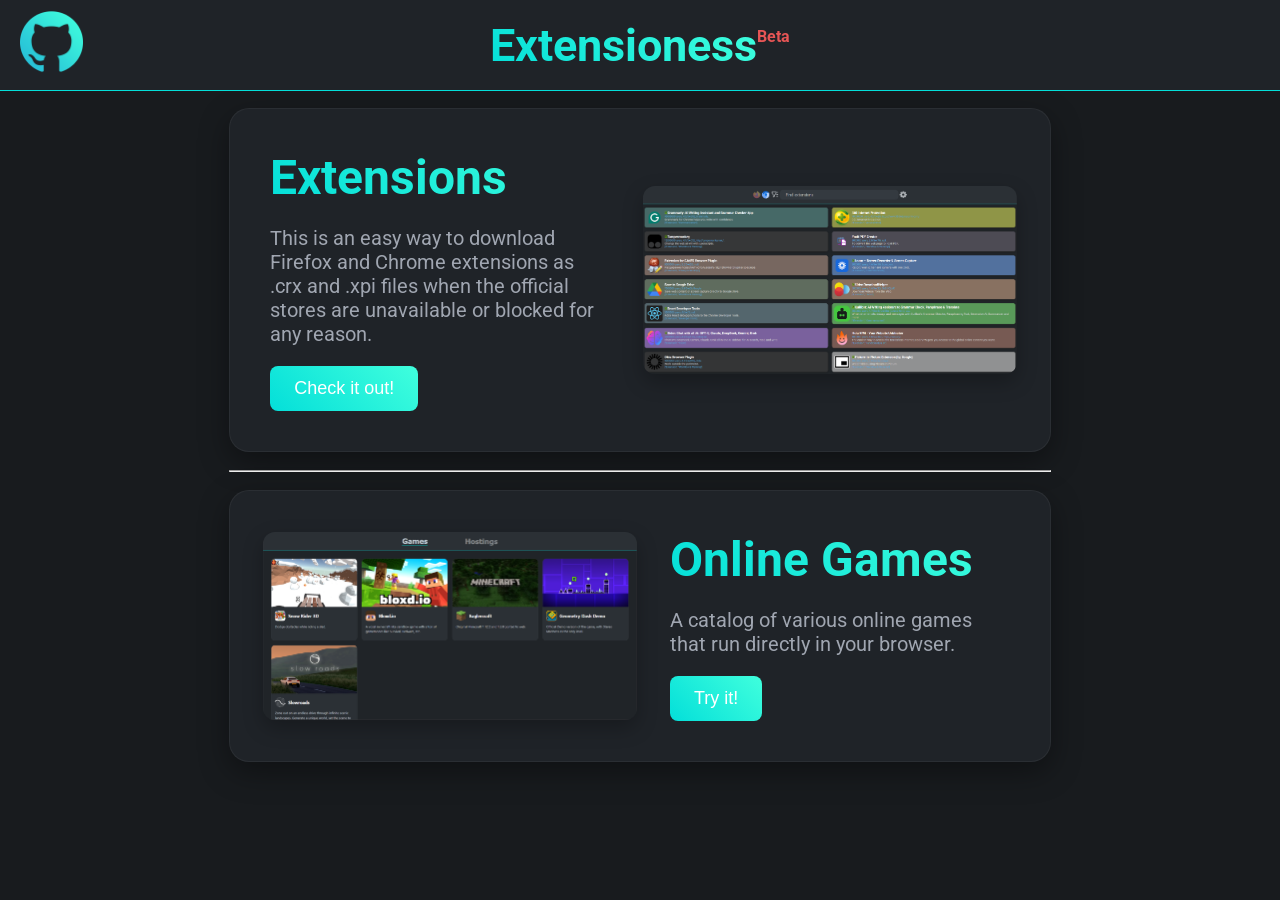
<file: index.html>
<!DOCTYPE html>
<html lang="en">
<head>
    <meta charset="UTF-8">
    <meta name="viewport" content="width=device-width, initial-scale=1.0">
    <title>Home | Extensioness</title>
    <meta
        name="description"
        content="Browse and download browser extensions for Google Chrome, Firefox, Opera, and Microsoft Edge. Download Chrome extensions in CRX format."
    >
    <link rel="stylesheet" href="styles.css">
</head>
<body>

<div id="header">

<b id="gradient_title">Extensioness</b><b style="margin-bottom: 2vh; color: rgb(230, 85, 85);">Beta</b>

</div>

<div id="github_icon">
    <a href="https://github.com/Lutsic/extensioness">
        <img src="assets/general/github_modern.png" id="github_icon_modern">
        <img src="assets/general/github_sunset.png" id="github_icon_sunset">
    </a>
</div>


<div id="content">

<div id="extness" class="hero">
    <div class="hero-content">
        <h1 id="extensions_txt">Extensions</h1>
        <p>
            This is an easy way to download Firefox and Chrome extensions as .crx and .xpi files when the official stores are unavailable or blocked for any reason.
        </p>
        <a href="https://lutsic.github.io/extensioness/app/">
        <button>Check it out!</button>
        </a>
    </div>

    <div class="hero-image">
        <img src="assets/home/extensions.png" alt="Image of the interface of extensions menu with Simple Modern theme and Colored tiles enabled" style="margin-right: 20px;">
    </div>
</div>

<hr>

<div id="games" class="hero">    
    <div class="hero-image" id="games_img_desktop">
        <img src="assets/home/games.png" alt="Image of the interface of games menu with Games tab active." style="margin-left: 20px;">
    </div>

    <div class="hero-content">
        <h1 id="online_games_txt">Online Games</h1>
        <p>
            A catalog of various online games that run directly in your browser.
        </p>
        <a href="https://lutsic.github.io/extensioness/games/">
        <button>Try it!</button>
        </a>

    </div>

    <div class="hero-image" id="games_img_mobile">
        <img src="assets/home/games.png" alt="Image of the interface of games menu with Games tab active." style="margin-left: 20px;">
    </div>
</div>

</div>

</body>
<script src="settings_provider.js" defer></script>
</html>
</file>
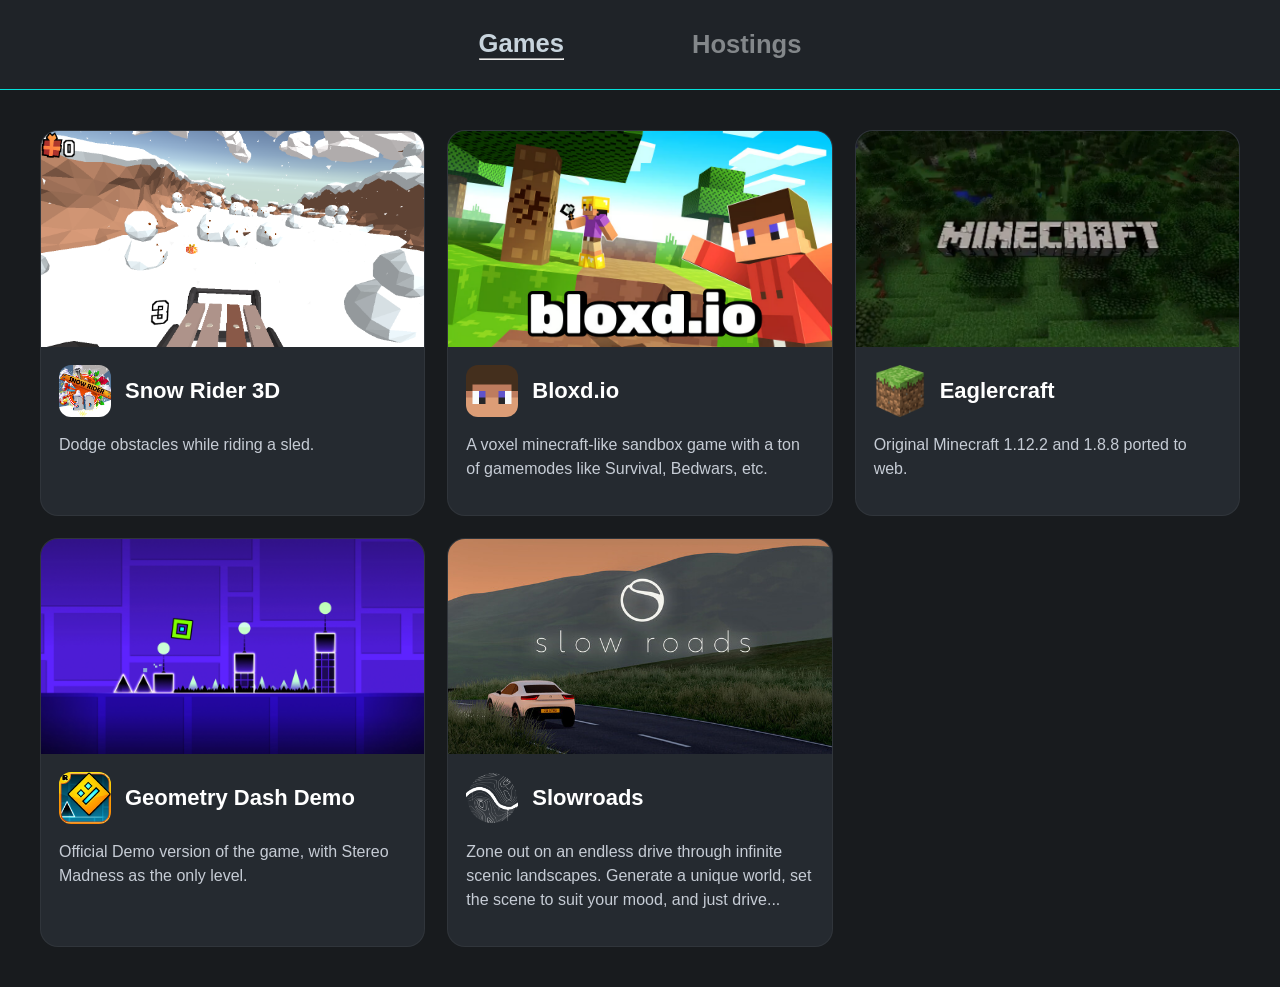
<file: games/index.html>
<!DOCTYPE html>
<html lang="en">
<head>
    <meta charset="UTF-8">
    <meta name="viewport" content="width=device-width, initial-scale=1.0">
    <title>Online Games | Extensioness</title>
    <meta
        name="description"
        content="Find and play the best html browser games."
    >
    <link rel="stylesheet" href="styles.css">
</head>
<body>

<div id="header">

<button id="games_btn" class="btn">
<b>Games</b>
<hr id="games_btn_active">
</button>

<button id="hostings_btn" class="btn"> 
<b>Hostings</b>
<hr id="hostings_btn_active">
</button>

</div>

<div id="games">

    <a href="https://snowrider-unblocked.github.io/" class="card">
        <img class="card-image" src="../assets/games/snow_rider_3d/banner.png" alt="">

        <div class="card-content">

            <div class="card-header">
                <img class="icon" src="../assets/games/snow_rider_3d/logo.png" alt="">

                <div class="title-box">
                    <h3>Snow Rider 3D</h3>
                </div>
            </div>

            <p class="description">
                Dodge obstacles while riding a sled.
            </p>

        </div>
    </a>



    <a href="https://bloxd.io/" class="card">
        <img class="card-image" src="../assets/games/bloxd/banner.png" alt="">

        <div class="card-content">

            <div class="card-header">
                <img class="icon" src="../assets/games/bloxd/logo.png" alt="">

                <div class="title-box">
                    <h3>Bloxd.io</h3>
                </div>
            </div>

            <p class="description">
                A voxel minecraft-like sandbox game with a ton of gamemodes like Survival, Bedwars, etc.
            </p>

        </div>
    </a>



    <a href="https://eaglercraft.com/" class="card">
        <img class="card-image" src="../assets/games/eaglercraft/banner.png" alt="">

        <div class="card-content">

            <div class="card-header">
                <img class="icon" src="../assets/games/eaglercraft/logo.png" alt="">

                <div class="title-box">
                    <h3>Eaglercraft</h3>
                </div>
            </div>

            <p class="description">
                Original Minecraft 1.12.2 and 1.8.8 ported to web.
            </p>

        </div>
    </a>


    <a href="https://geometrydash.com/" class="card">
        <img class="card-image" src="../assets/games/geometry_dash/banner.png" alt="">

        <div class="card-content">

            <div class="card-header">
                <img class="icon" src="../assets/games/geometry_dash/logo.png" alt="">

                <div class="title-box">
                    <h3>Geometry Dash Demo</h3>
                </div>
            </div>

            <p class="description">
                Official Demo version of the game, with Stereo Madness as the only level.
            </p>

        </div>
    </a>

    <a href="https://slowroads.io/" class="card">
        <img class="card-image" src="../assets/games/slowroads/banner.png" alt="">

        <div class="card-content">

            <div class="card-header">
                <img class="icon" src="../assets/games/slowroads/logo.png" alt="">

                <div class="title-box">
                    <h3>Slowroads</h3>
                </div>
            </div>

            <p class="description">
                Zone out on an endless drive through infinite scenic landscapes. Generate a unique world, set the scene to suit your mood, and just drive... 
            </p>

        </div>
    </a>

</div>


<div id="hostings">

    <a href="https://poki.com" class="card">
        <img class="card-image" src="../assets/games/poki/banner.png" alt="">

        <div class="card-content">

            <div class="card-header">
                <img class="icon" src="../assets/games/poki/logo.png" alt="">

                <div class="title-box">
                    <h3>Poki</h3>
                </div>
            </div>

            <p class="description">
                
            </p>

        </div>
    </a>


    <a href="https://www.crazygames.com/" class="card">
        <img class="card-image" src="../assets/games/crazy_games/banner.png" alt="">

        <div class="card-content">

            <div class="card-header">
                <img class="icon" src="../assets/games/crazy_games/logo.png" alt="">

                <div class="title-box">
                    <h3>CrazyGames</h3>
                </div>
            </div>

            <p class="description">
                
            </p>

        </div>
    </a>


    <a href="https://yandex.com/games/" class="card">
        <img class="card-image" src="../assets/games/yandex_games/banner.png" alt="">

        <div class="card-content">

            <div class="card-header">
                <img class="icon" src="../assets/games/yandex_games/logo.png" alt="">

                <div class="title-box">
                    <h3>Yandex Games</h3>
                </div>
            </div>

            <p class="description">
                
            </p>

        </div>
    </a>

</div>

<script src="../settings_provider.js" defer></script>
<script src="main.js" defer></script>
</body>
</html>
</file>
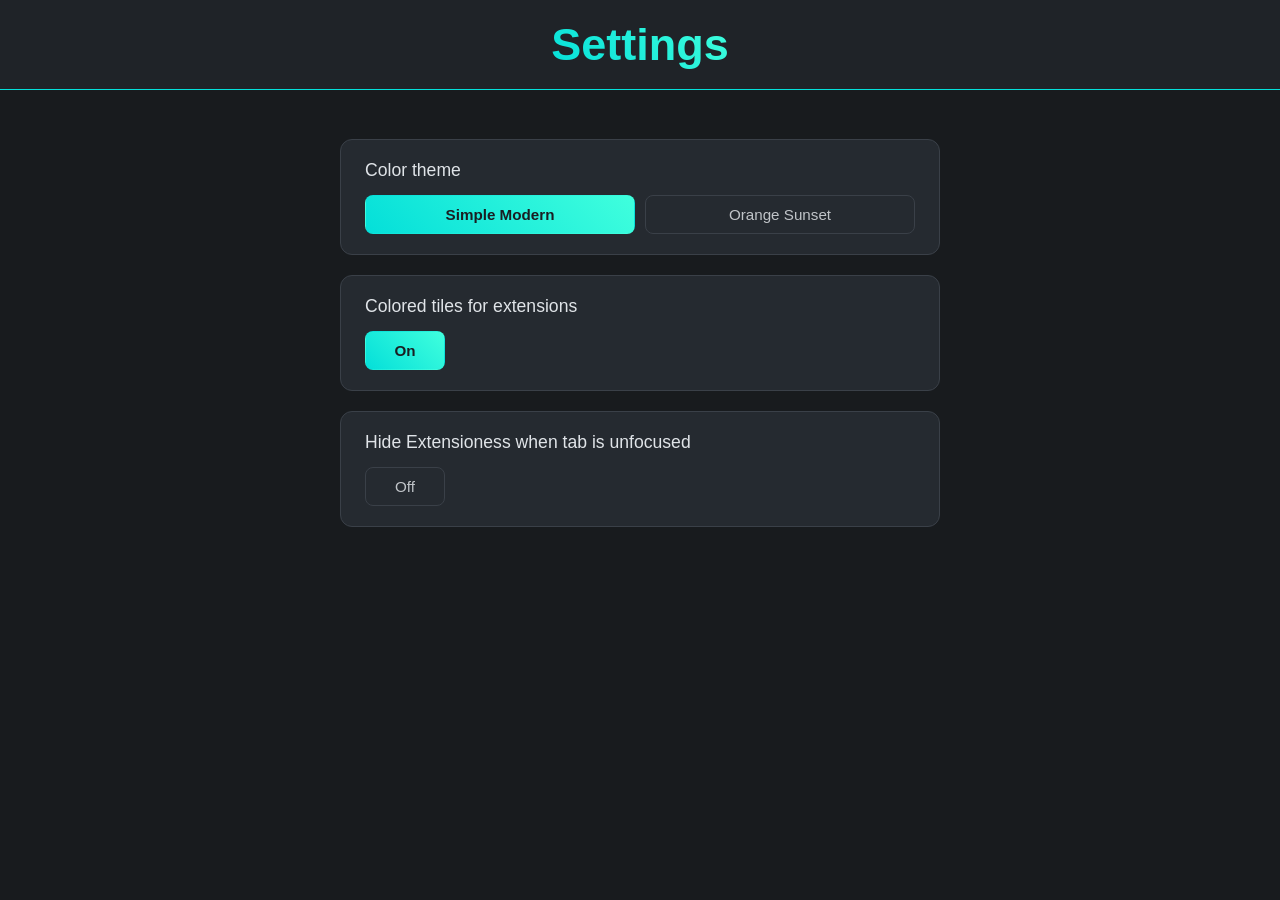
<file: settings/index.html>
<!DOCTYPE html>
<html lang="en">
<head>
    <meta charset="UTF-8">
    <meta name="viewport" content="width=device-width, initial-scale=1.0">
    <title>Settings | Extensioness</title>
    <link rel="stylesheet" href="styles.css">
</head>
<body>


<div id="header">
    <b id="gradient_title">Settings</b>
</div>

<div id="content">
    <div class="setting-card">
        <div class="setting-label">Color theme</div>
        <div class="setting-options theme-options">
            <button class="theme-btn" data-theme="Modern">Simple Modern</button>
            <button class="theme-btn" data-theme="Sunset">Orange Sunset</button>
        </div>
    </div>

    <div class="setting-card">
        <div class="setting-label">Colored tiles for extensions</div>
        <button class="toggle-btn" id="coloredTiles" data-state="On">On</button>
    </div>

    <div class="setting-card">
        <div class="setting-label">Hide Extensioness when tab is unfocused</div>
        <button class="toggle-btn" id="hideOnUnfocus" data-state="Off">Off</button>
    </div>
</div>

<script src="main.js" defer></script>
</body>
</html>
</file>
<file: styles.css>
@import url('https://fonts.googleapis.com/css2?family=Roboto:wght@400;700&display=swap');

:root[data-theme="Modern"] {
    --accent1: #04dfd9;
    --accent2: #40ffdd;
    --bg: #181b1e;
    --main-color: #1f2328;
    --second-color: #252a30;

    --gradient: linear-gradient(45deg, #04dfd9, #40ffdd);
}

:root[data-theme="Sunset"] {
    --accent1: #ff6f4b;
    --accent2: #e13661;
    --bg: #0f1118;
    --main-color: #161a24;
    --second-color: #202636;

    --gradient: linear-gradient(45deg, #ff6f4b, #e13661);
}

body {
    font-family: 'Roboto', sans-serif;
    color: whitesmoke;
    background-color: var(--bg);
}

#content {
    width: 65%;
    margin: 0 auto;
}

#extness {
    margin-top: 12vh;
    margin-bottom: 2vh;
}

#games {
    margin-top: 2vh;
}

#gradient_title {
  background: var(--gradient);
  -webkit-background-clip: text;
  background-clip: text;
  -webkit-text-fill-color: transparent;
  color: transparent; 

  font-size: 5vh;
}

.hero {
    display: flex;
    justify-content: space-between;
    align-items: center;
    max-width: 1200px;
    margin: 0 auto;
    padding: 40px 40px 40px 40px;
    gap: 60px;
    background-color: var(--main-color);
    border-radius: 20px;
    border: 1px solid rgba(255, 255, 255, 0.05);
    box-shadow: 0 10px 30px rgba(0, 0, 0, 0.37);
}

.hero-content {
    display: flex;
    flex-direction: column;
    gap: 20px;
    flex: 1;
    color: #a0a6b1;
}

#extensions_txt,
#online_games_txt {
    margin: 0;
    font-size: 48px;
    background: var(--gradient);

    -webkit-background-clip: text;
    background-clip: text;
    
    -webkit-text-fill-color: transparent;
    color: transparent; 
}

.hero-content p {
    margin: 0;
    font-size: 20px;
}

.hero-content button {
    width: fit-content;
    padding: 12px 24px;
    font-size: 18px;
    background: #26BDD8;
    background: var(--gradient);
    border: none;
    border-radius: 8px;
    color: white;
    cursor: pointer;
}

.hero-content button:hover {
    transform: translateY(-2px);
    box-shadow: 0 6px 20px rgba(0, 0, 0, 0.3);
}

.hero-image {
    flex: 1;
    display: flex;
    justify-content: center;
}

.hero-image img {
    max-width: 110%;
    height: auto;
    border-radius: 12px;
    box-shadow: 0 8px 20px rgba(0, 0, 0, 0.25);
}

hr {
    color: var(--accent1)  
}

#github_icon_sunset,
#games_img_mobile {
    display: none;
}

#github_icon img {
    height: 7vh;
    width: 7vh;
    position: absolute;
    top: 10px;
    left: 20px;
}

#header {
    position: fixed;
    display: flex;
    justify-content: center;
    align-items: center;
    top: 0;
    left: 0;
    height: 10vh;
    width: 100%;
    background-color: var(--main-color);
    border-bottom: 1.5px solid var(--accent1);
}


@media (max-width: 768px) {
    .hero {
        flex-direction: column;
        text-align: center;
    }

    .hero-content {
        align-items: center;
    }

    #content {
    width: 100%;
    margin: 0;
    }

    .hero-image img {
        max-width: 120%;
        height: auto;
        margin-left: 20px;
        margin-right: 20px;
    }

    #games_img_desktop,
    #github_icon {
        display: none;
    }

    #games_img_mobile {
        display: flex;
    }
}
</file>
<file: games/styles.css>
:root[data-theme="Modern"] {
    --accent1: #04dfd9;
    --accent2: #40ffdd;
    --bg: #181b1e;
    --main-color: #1f2328;
    --second-color: #252a30;

    --gradient: linear-gradient(45deg, #04dfd9, #40ffdd);
}

:root[data-theme="Sunset"] {
    --accent1: #ff6f4b;
    --accent2: #e13661;
    --bg: #0f1118;
    --main-color: #161a24;
    --second-color: #202636;

    --gradient: linear-gradient(45deg, #ff6f4b, #e13661);
}

*{
    margin:0;
    padding:0;
    box-sizing:border-box;
}

body{
    background-color: var(--bg);
    font-family:Segoe UI, sans-serif;
    color:white;
    padding:40px;
}

#games,
#hostings{
    padding-top: 10vh;
    display:grid;
    grid-template-columns:repeat(auto-fill,minmax(300px,1fr));
    gap:22px;
}

#hostings{
    display:none;
}

#hostings_btn_active {
    display: none;
    color: var(--accent1);
}

#games_btn_active {
    color: var(--accent1);
}

#games_btn {
    color: #c8d4dd;
}

.btn {
    margin-left: 5vw;
    margin-right: 5vw;
    color: #83878a;
    background: transparent;
    font-size: 2vw;
    border: none;
}

.btn:hover,
.btn b:hover{
    color: var(--accent1);
    transform:translateY(-2px);
}

.card{
    text-decoration:none;
    color:inherit;

    background-color: var(--second-color);
    border-radius:18px;
    overflow:hidden;

    transition:.25s;
    border:1px solid rgba(255,255,255,.05);
}

.card:hover{
    transform:translateY(-4px);
    box-shadow:0 12px 30px rgba(0,0,0,.35);
    border-color:rgba(255,255,255,.08);
}

.card-image{
    width:100%;
    aspect-ratio:16/9;
    object-fit:cover;
    display:block;
}

.card-content{
    padding:18px;
}

.card-header{
    display:flex;
    align-items:center;
    gap:14px;
}

.icon{
    width:52px;
    height:52px;
    border-radius:12px;
}

.title-box h3{
    font-size:22px;
    font-weight:700;

    white-space:nowrap;
    overflow:hidden;
    text-overflow:ellipsis;
}

.title-box p{
    color:#9fa6b4;
    margin-top:3px;
}

.description{
    color:#c6ccd5;
    margin:16px 0;
    line-height:1.5;
}

.tags span{
    background:#303541;
    color:#cfd6df;

    border-radius:999px;
    padding:6px 12px;
    font-size:13px;
}

#header {
    position: fixed;
    display: flex;
    justify-content: center;
    align-items: center;
    top: 0;
    left: 0;
    height: 10vh;
    width: 100%;
    background-color: var(--main-color);
    border-bottom: 1.5px solid var(--accent1);
}

@media (max-width: 900px) {
.btn {
    margin-left: 5vw;
    margin-right: 5vw;
    color: #83878a;
    background: transparent;
    font-size: 8vw;
    border: none;
}
}
</file>
<file: settings/styles.css>
:root[data-theme="Modern"] {
    --accent1: #04dfd9;
    --accent2: #40ffdd;
    --bg: #181b1e;
    --main-color: #1f2328;
    --second-color: #252a30;

    --gradient: linear-gradient(45deg, #04dfd9, #40ffdd);
}

:root[data-theme="Sunset"] {
    --accent1: #ff6f4b;
    --accent2: #e13661;
    --bg: #0f1118;
    --main-color: #161a24;
    --second-color: #202636;

    --gradient: linear-gradient(45deg, #ff6f4b, #e13661);
}

*{
    margin:0;
    padding:0;
    box-sizing:border-box;
}

body{
    background-color: var(--bg);
    font-family:Segoe UI, sans-serif;
    color:white;
    padding:40px;
}

#gradient_title {
  background: var(--gradient);
  -webkit-background-clip: text;
  background-clip: text;
  -webkit-text-fill-color: transparent;
  color: transparent; 

  font-size: 5vh;
}

#header {
    position: fixed;
    display: flex;
    justify-content: center;
    align-items: center;
    top: 0;
    left: 0;
    height: 10vh;
    width: 100%;
    background-color: var(--main-color);
    border-bottom: 1.5px solid var(--accent1);
    z-index: 100;
}

#content {
    margin-top: 11vh;
    max-width: 600px;
    margin-left: auto;
    margin-right: auto;
    display: flex;
    flex-direction: column;
    gap: 20px;
}

.setting-card {
    background-color: var(--second-color);
    border: 1px solid #3a4048;
    border-radius: 12px;
    padding: 20px 24px;
    display: flex;
    flex-direction: column;
    gap: 14px;
    transition: border-color 0.2s ease;
}

.setting-card:hover {
    border-color: var(--accent1);
}

.setting-label {
    font-size: 1.1rem;
    font-weight: 500;
    color: #e0e4e8;
}

.setting-options {
    display: flex;
    gap: 10px;
    flex-wrap: wrap;
}

.theme-btn {
    flex: 1;
    min-width: 100px;
    padding: 10px 16px;
    border: 1.5px solid #3a4048;
    border-radius: 8px;
    background-color: var(--second-color);
    color: #c0c4c8;
    font-family: inherit;
    font-size: 0.95rem;
    cursor: pointer;
    transition: all 0.2s ease;
}

.theme-btn:hover {
    border-color: var(--accent1);
    color: #fff;
}

.theme-btn.active {
    background: var(--gradient);
    border-color: transparent;
    color: #1a1e22;
    font-weight: 600;
}

.toggle-btn {
    align-self: flex-start;
    min-width: 80px;
    padding: 10px 20px;
    border: 1.5px solid #3a4048;
    border-radius: 8px;
    background-color: var(--second-color);
    color: #c0c4c8;
    font-family: inherit;
    font-size: 0.95rem;
    font-weight: 500;
    cursor: pointer;
    transition: all 0.2s ease;
}

.toggle-btn:hover {
    border-color: var(--accent1);
}

.toggle-btn[data-state="On"] {
    background: var(--gradient);
    border-color: transparent;
    color: #1a1e22;
    font-weight: 600;
}

.toggle-btn[data-state="Off"] {
    background-color: var(--second-color);
    border-color: #3a4048;
    color: #c0c4c8;
}
</file>
